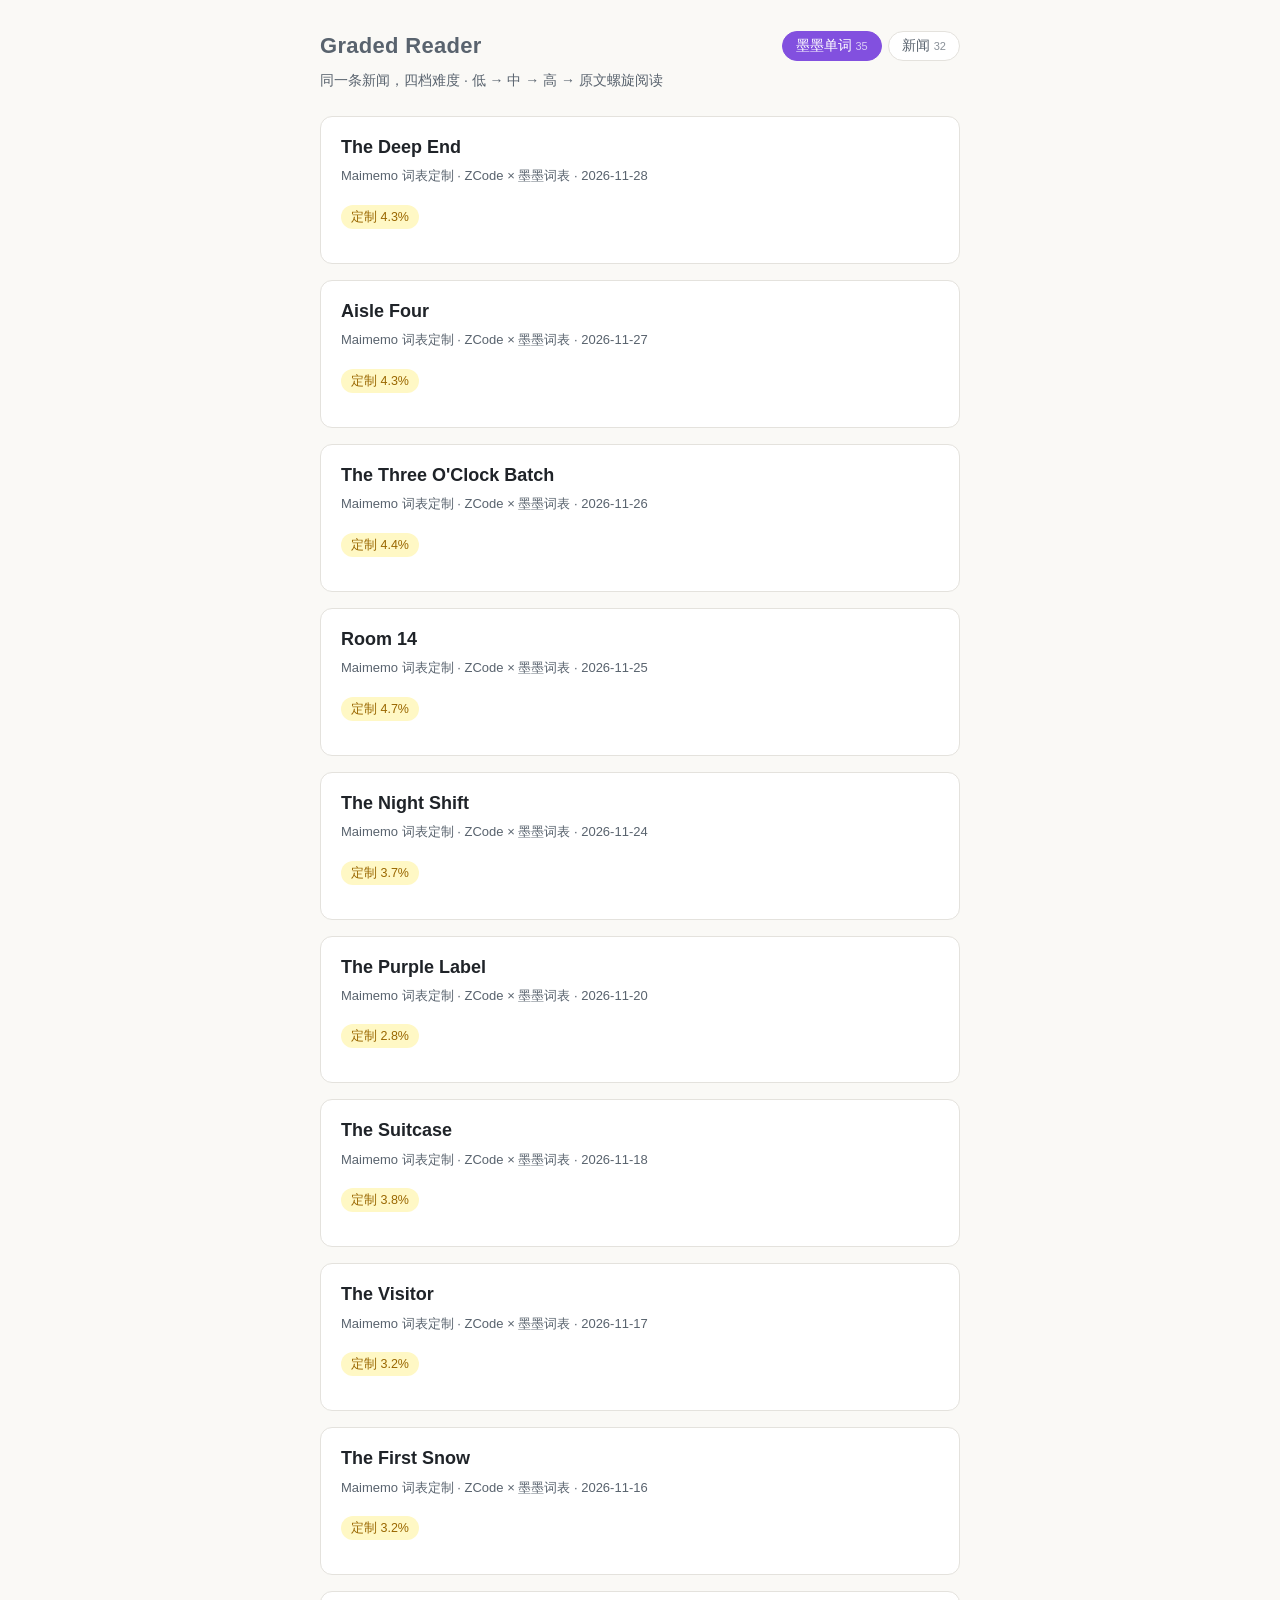
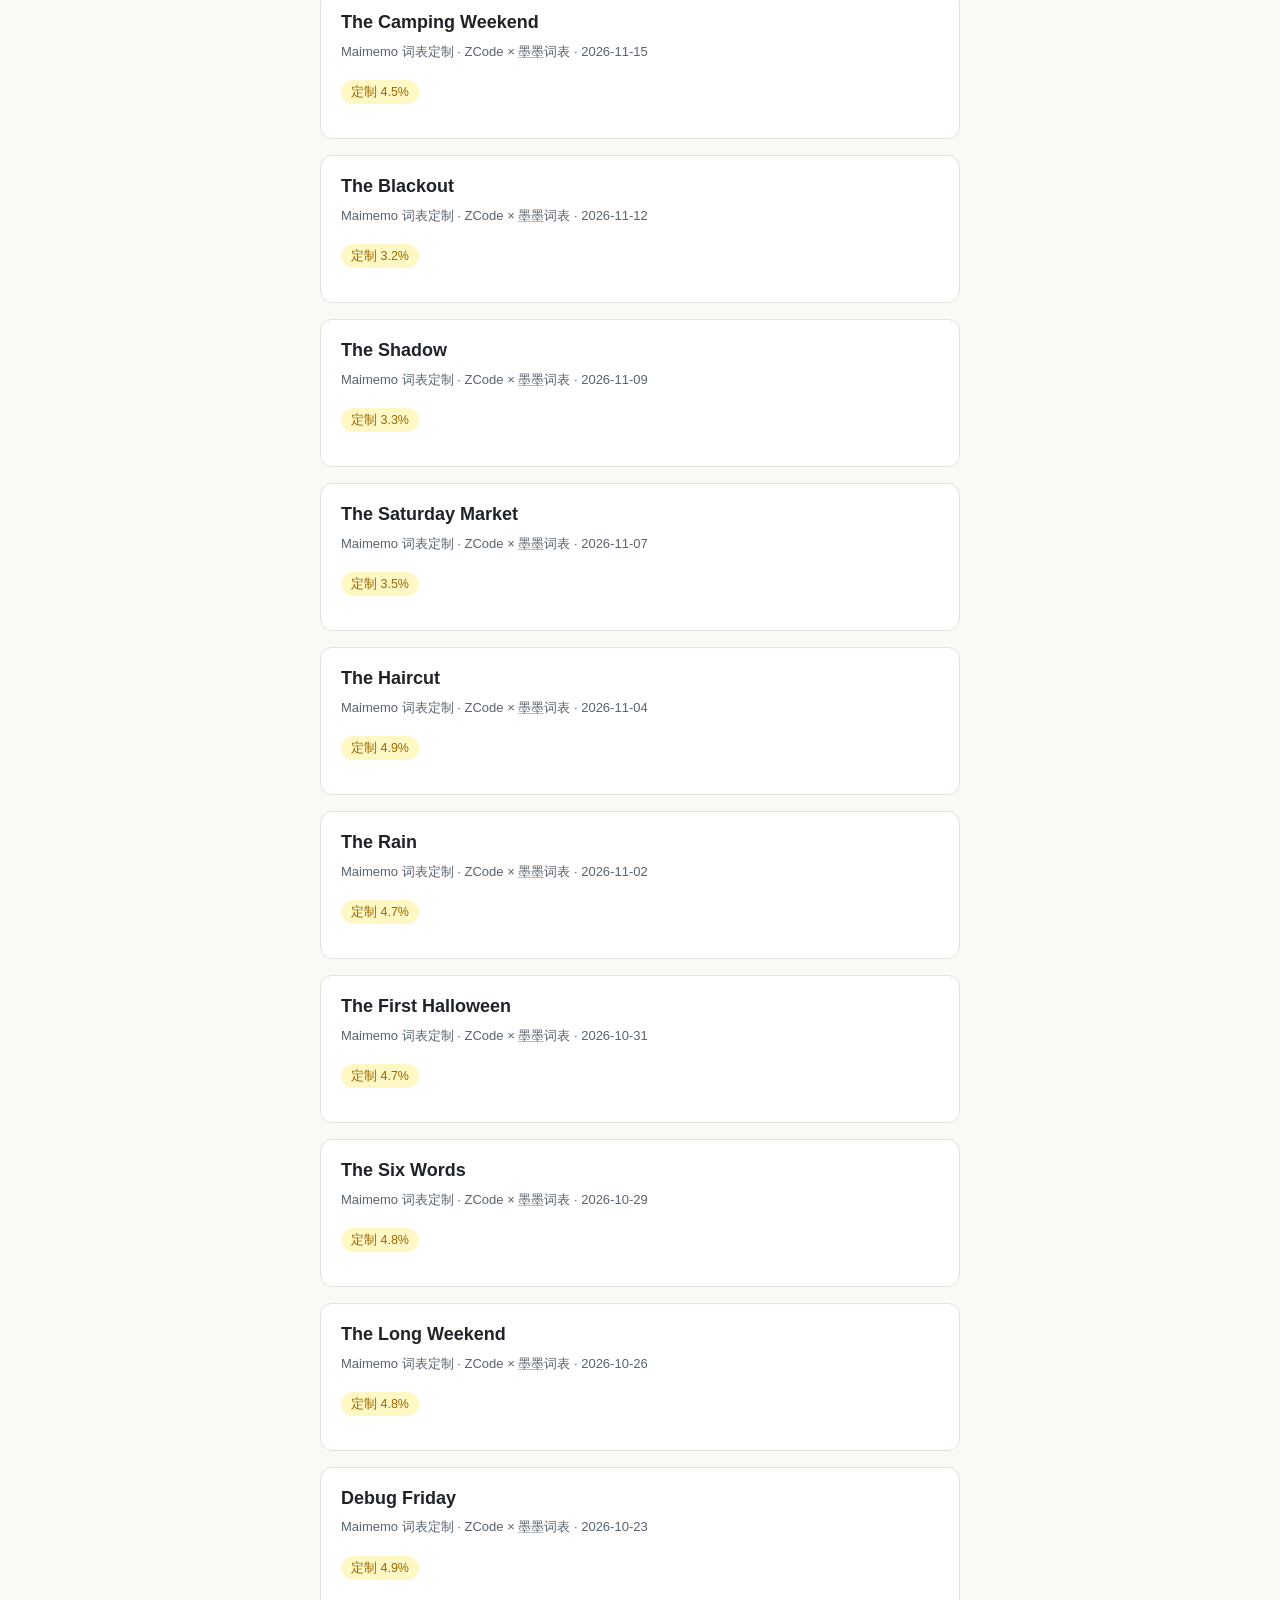
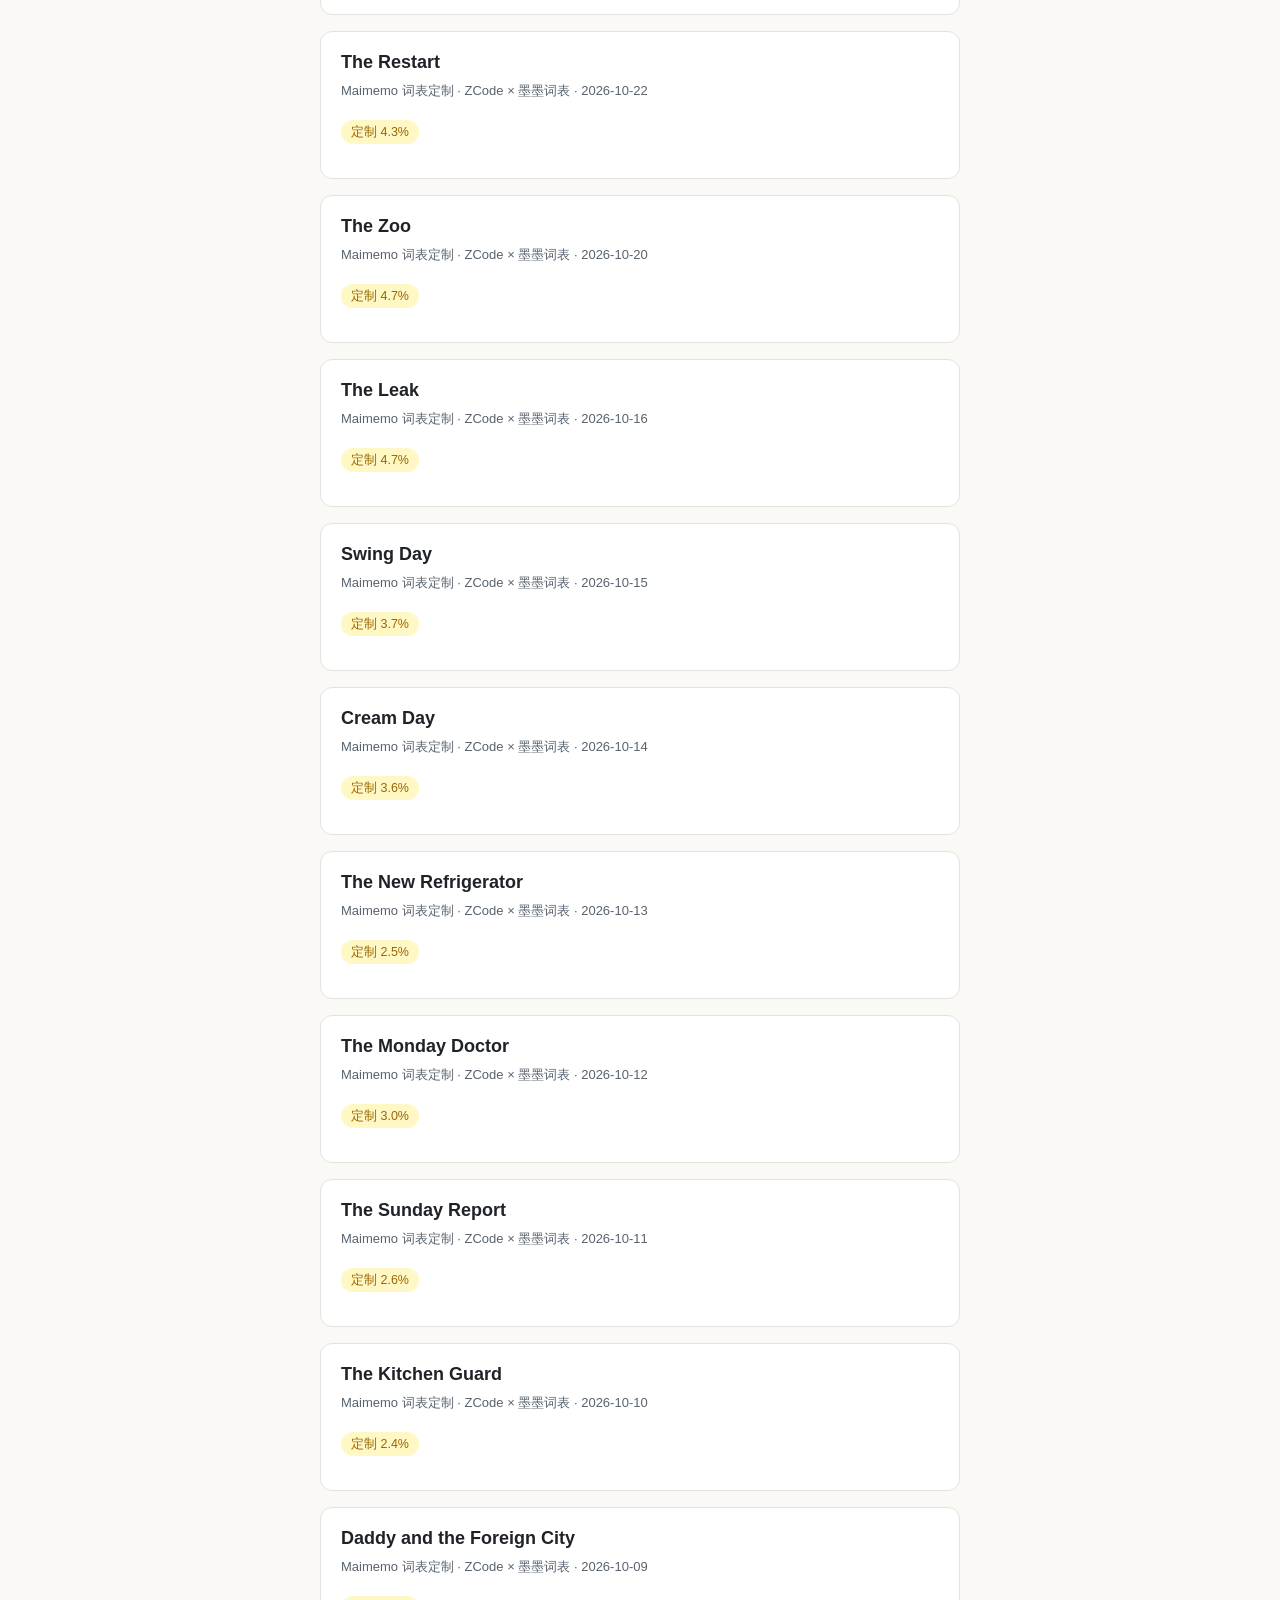
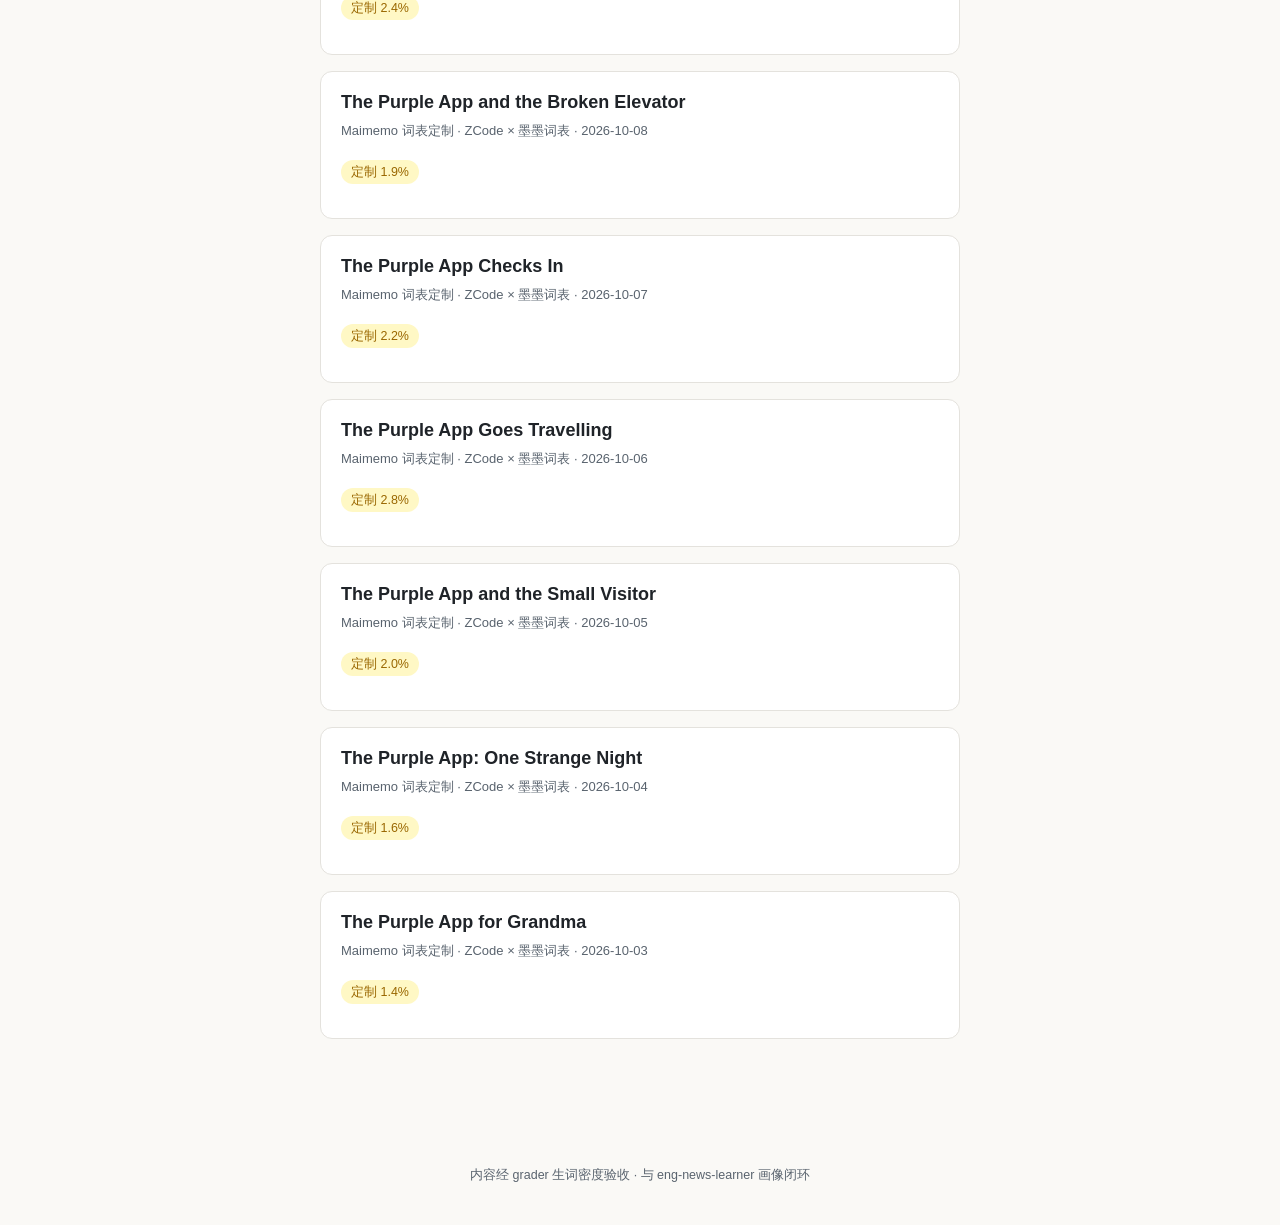
<file: index.html>
<!doctype html>
<html lang="zh-CN">
<head>
<meta charset="utf-8">
<meta name="viewport" content="width=device-width, initial-scale=1">
<title>Graded Reader · 分级英语阅读</title>
<link rel="stylesheet" href="style.css">
</head>
<body id="page-index">
<header class="site-header">
  <div class="head-left">
    <a class="home" href="index.html"><h1>Graded Reader</h1></a>
    <p class="sub">同一条新闻，四档难度 · 低 → 中 → 高 → 原文螺旋阅读</p>
  </div>
  <nav class="group-tabs" id="group-tabs"></nav>
</header>
<main id="article-list" class="wrap"></main>
<footer class="site-footer">内容经 grader 生词密度验收 · 与 eng-news-learner 画像闭环</footer>
<script src="data.js"></script>
<script src="app.js"></script>
</body>
</html>
</file>
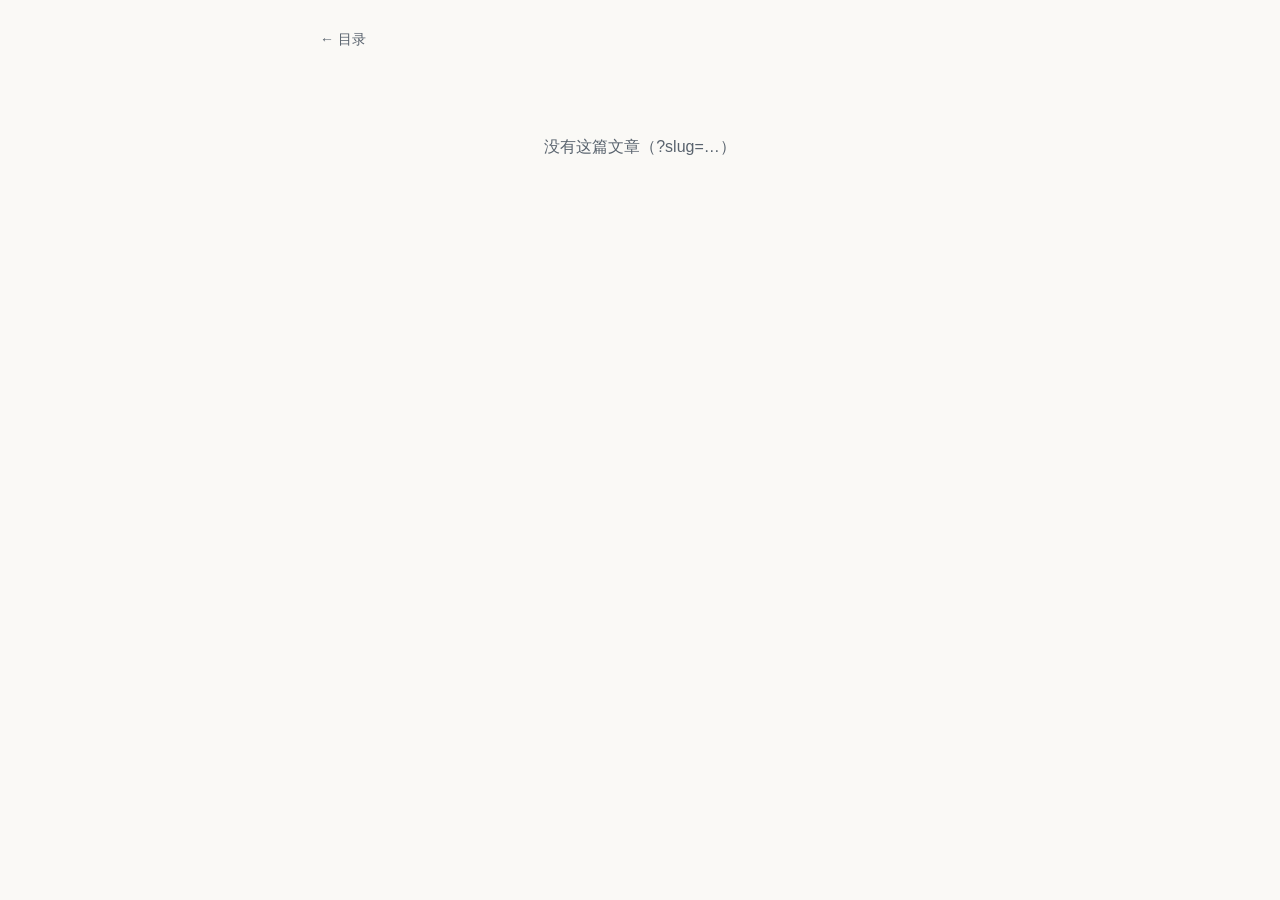
<file: article.html>
<!doctype html>
<html lang="zh-CN">
<head>
<meta charset="utf-8">
<meta name="viewport" content="width=device-width, initial-scale=1">
<title>阅读 · Graded Reader</title>
<link rel="stylesheet" href="style.css">
</head>
<body id="page-article">
<header class="site-header">
  <a class="home" href="index.html">← 目录</a>
</header>
<main id="article-view" class="wrap"></main>
<script src="data.js"></script>
<script src="app.js"></script>
</body>
</html>
</file>
<file: style.css>
/* Graded Reader — 零构建阅读站 */
:root {
  --bg: #faf9f6;
  --bg-card: #ffffff;
  --ink: #1f2328;
  --ink-soft: #59636e;
  --line: #e4e2dd;
  --accent: #8250df;
  --hl: #ffe9a8;
  --hl-ink: #5c4400;
  --lv-low: #1a7f37;
  --lv-mid: #9a6700;
  --lv-high: #8250df;
  --lv-orig: #57606a;
  --lv-low-bg: #dafbe1;
  --lv-mid-bg: #fff8c5;
  --lv-high-bg: #fbefff;
  --lv-orig-bg: #eaeef2;
}
@media (prefers-color-scheme: dark) {
  :root {
    --bg: #14161a;
    --bg-card: #1d2026;
    --ink: #e6e6e6;
    --ink-soft: #9aa0a8;
    --line: #2c3138;
    --accent: #b48cf2;
    --hl: #4a3b10;
    --hl-ink: #ffe9a8;
    --lv-low: #4ec46a;  --lv-low-bg: #17301f;
    --lv-mid: #d4a72c;  --lv-mid-bg: #332a10;
    --lv-high: #b48cf2; --lv-high-bg: #2a1f3d;
    --lv-orig: #9aa0a8; --lv-orig-bg: #262b31;
  }
}
* { box-sizing: border-box; }
html { -webkit-text-size-adjust: 100%; }
body {
  margin: 0;
  background: var(--bg);
  color: var(--ink);
  font: 16px/1.6 -apple-system, "PingFang SC", "Segoe UI", sans-serif;
}
.wrap { max-width: 680px; margin: 0 auto; padding: 0 20px 80px; }

/* ---------- header ---------- */
.site-header {
  padding: 28px 20px 8px; max-width: 680px; margin: 0 auto;
  display: flex; align-items: flex-start; justify-content: space-between;
  gap: 12px; flex-wrap: wrap;
}
.site-header h1 { margin: 0; font-size: 22px; letter-spacing: .3px; }
.site-header .sub { margin: 6px 0 0; color: var(--ink-soft); font-size: 14px; }
.site-header .home { color: var(--ink-soft); text-decoration: none; font-size: 14px; }
.site-header .home:hover { color: var(--accent); }

/* header 右上角分组 tab（index 页） */
.group-tabs { display: flex; gap: 6px; padding-top: 3px; flex: 0 0 auto; }
.gtab {
  padding: 5px 13px; border-radius: 999px; cursor: pointer; font-size: 13.5px;
  border: 1px solid var(--line); background: var(--bg-card); color: var(--ink-soft);
  transition: border-color .15s, color .15s;
}
.gtab:hover { border-color: var(--accent); color: var(--accent); }
.gtab .n { font-size: 11px; opacity: .7; margin-left: 4px; }
.gtab.active[data-group="maimemo"] { background: var(--accent); border-color: var(--accent); color: var(--bg-card); }
.gtab.active[data-group="news"] { background: var(--lv-low); border-color: var(--lv-low); color: var(--bg-card); }
.gtab.active { pointer-events: none; }
a { color: var(--accent); }

/* ---------- index cards ---------- */
.card {
  display: block; margin: 16px 0; padding: 18px 20px;
  background: var(--bg-card); border: 1px solid var(--line); border-radius: 12px;
  text-decoration: none; color: inherit;
  transition: border-color .15s, transform .15s;
}
.card:hover { border-color: var(--accent); transform: translateY(-1px); }
.card h2 { margin: 0 0 6px; font-size: 18px; line-height: 1.4; }
.card .meta { margin: 0 0 10px; color: var(--ink-soft); font-size: 13px; }
.card .resume { margin: 10px 0 0; font-size: 13px; color: var(--accent); }
.badge {
  display: inline-block; margin-right: 8px; padding: 2px 10px;
  border-radius: 999px; font-size: 12.5px; font-weight: 500;
}
.b-low  { color: var(--lv-low);  background: var(--lv-low-bg); }
.b-mid  { color: var(--lv-mid);  background: var(--lv-mid-bg); }
.b-high { color: var(--lv-high); background: var(--lv-high-bg); }
.b-original { color: var(--lv-orig); background: var(--lv-orig-bg); }

/* ---------- article page ---------- */
.art-head h1 { font-size: 24px; line-height: 1.35; margin: 14px 0 6px; }
.art-head .meta { color: var(--ink-soft); font-size: 13.5px; margin: 0 0 4px; }
.art-head .src { font-size: 13px; }

/* tabs */
.tabs {
  position: sticky; top: 0; z-index: 5;
  display: flex; gap: 6px; margin: 18px 0 4px; padding: 8px 0;
  background: var(--bg);
  border-bottom: 1px solid var(--line);
  overflow-x: auto;
}
.tab {
  flex: 0 0 auto; padding: 6px 14px; border-radius: 999px;
  border: 1px solid var(--line); background: var(--bg-card);
  color: var(--ink-soft); font-size: 14px; cursor: pointer;
}
.tab .d { opacity: .75; font-size: 12px; margin-left: 4px; }
.tab.active { color: var(--bg-card); }
.tab.active[data-v="low"]      { background: var(--lv-low);  border-color: var(--lv-low); }
.tab.active[data-v="mid"]      { background: var(--lv-mid);  border-color: var(--lv-mid); }
.tab.active[data-v="high"]     { background: var(--lv-high); border-color: var(--lv-high); }
.tab.active[data-v="original"] { background: var(--lv-orig); border-color: var(--lv-orig); }
.ver-desc { color: var(--ink-soft); font-size: 13px; margin: 8px 0 0; min-height: 1.4em; }

/* per-version key words */
.key-words { display: flex; flex-wrap: wrap; gap: 8px; align-items: baseline; margin: 10px 0 0; }
.key-words:empty { display: none; }
.key-words .kw-label { color: var(--ink-soft); font-size: 12px; font-weight: 600; letter-spacing: .3px; }
.key-words .kw {
  display: inline-flex; align-items: baseline; gap: 6px; padding: 3px 10px;
  border: 1px solid var(--line); border-radius: 999px; background: var(--bg-card); font-size: 13px;
}
.key-words .kw b { font-weight: 600; }
.key-words .kw i { color: var(--ink-soft); font-style: normal; font-size: 12px; }

/* english one-line definitions */
.gloss-card .en, .g-item .en { color: var(--ink-soft); font-size: 12.5px; font-style: italic; margin-top: 2px; }

/* reading body */
.prose {
  font-family: Charter, Georgia, "Songti SC", "Noto Serif SC", serif;
  font-size: 17.5px; line-height: 1.85;
}
.prose p { margin: 1em 0; }
.prose blockquote {
  margin: 1em 0; padding: 2px 0 2px 16px;
  border-left: 3px solid var(--line); color: var(--ink-soft);
}
mark.gloss {
  background: var(--hl); color: var(--hl-ink);
  padding: 1px 2px; border-radius: 3px; cursor: pointer;
}
mark.gloss.mastered { background: transparent; color: inherit; text-decoration: underline dotted var(--ink-soft); }

/* word card */
.gloss-card {
  position: absolute; z-index: 20; max-width: 320px;
  background: var(--bg-card); border: 1px solid var(--line); border-radius: 10px;
  box-shadow: 0 8px 24px rgba(0,0,0,.14);
  padding: 12px 14px; font-size: 14px; line-height: 1.55;
}
.gloss-card .w { font-weight: 600; font-size: 15px; }
.gloss-card .lv {
  display: inline-block; margin-left: 6px; padding: 0 7px; border-radius: 999px;
  font-size: 11.5px; background: var(--lv-orig-bg); color: var(--lv-orig);
}
.gloss-card .note { margin: 6px 0; color: var(--ink-soft); }
.gloss-card label { display: flex; align-items: center; gap: 6px; cursor: pointer; }

/* glossary checklist */
details.gloss-box { margin-top: 36px; border: 1px solid var(--line); border-radius: 12px; background: var(--bg-card); }
details.gloss-box summary {
  padding: 14px 18px; cursor: pointer; font-weight: 600; font-size: 15px;
  display: flex; align-items: center; gap: 10px; list-style: none;
}
details.gloss-box summary::-webkit-details-marker { display: none; }
details.gloss-box summary .cnt { color: var(--accent); font-weight: 500; font-size: 13px; }
.export-btn {
  margin-left: auto; padding: 4px 12px; border-radius: 8px;
  border: 1px solid var(--accent); background: transparent; color: var(--accent);
  font-size: 13px; cursor: pointer;
}
.export-btn:hover { background: var(--accent); color: var(--bg-card); }
.export-btn[disabled] { opacity: .45; pointer-events: none; }
.gloss-group { padding: 0 18px 6px; }
.gloss-group h3 { font-size: 13.5px; color: var(--ink-soft); margin: 14px 0 6px; font-weight: 600; }
.g-item { display: flex; gap: 10px; padding: 7px 0; border-top: 1px dashed var(--line); }
.g-item:first-of-type { border-top: 0; }
.g-item input { margin-top: 4px; accent-color: var(--accent); }
.g-item .w { font-weight: 600; }
.g-item .lv { color: var(--lv-orig); font-size: 12px; margin-left: 5px; }
.g-item .note { color: var(--ink-soft); font-size: 13px; margin-top: 2px; }
.gloss-tip { padding: 0 18px 16px; color: var(--ink-soft); font-size: 12.5px; }

/* pager */
.pager { display: flex; justify-content: space-between; margin-top: 40px; gap: 12px; }
.pager a {
  flex: 1; padding: 12px 16px; border: 1px solid var(--line); border-radius: 10px;
  text-decoration: none; color: var(--ink-soft); font-size: 13.5px; background: var(--bg-card);
}
.pager a:hover { border-color: var(--accent); color: var(--accent); }
.pager a b { display: block; color: inherit; font-size: 14.5px; margin-top: 2px; }

.empty { color: var(--ink-soft); text-align: center; padding: 60px 0; }
.site-footer { text-align: center; color: var(--ink-soft); font-size: 12.5px; padding: 30px 0 40px; }

/* 音频播放器（meta.versions.{v}.audio 存在时渲染） */
.audio-box { margin: 0 0 14px; }
.audio-box audio { width: 100%; height: 40px; }

/* 段后中文翻译（原生 details，默认收起） */
details.zh { margin: -4px 0 16px; }
details.zh summary {
  cursor: pointer; font-size: 12px; color: var(--ink-soft); user-select: none;
  width: fit-content; padding: 2px 0; outline: none; opacity: .75;
}
details.zh summary:hover { opacity: 1; }
details.zh p {
  font-size: 14px; line-height: 1.75; color: var(--ink-soft); margin: 6px 0 2px;
  padding: 8px 12px; background: var(--bg); border-left: 3px solid var(--line);
  border-radius: 0 6px 6px 0;
}
</file>
